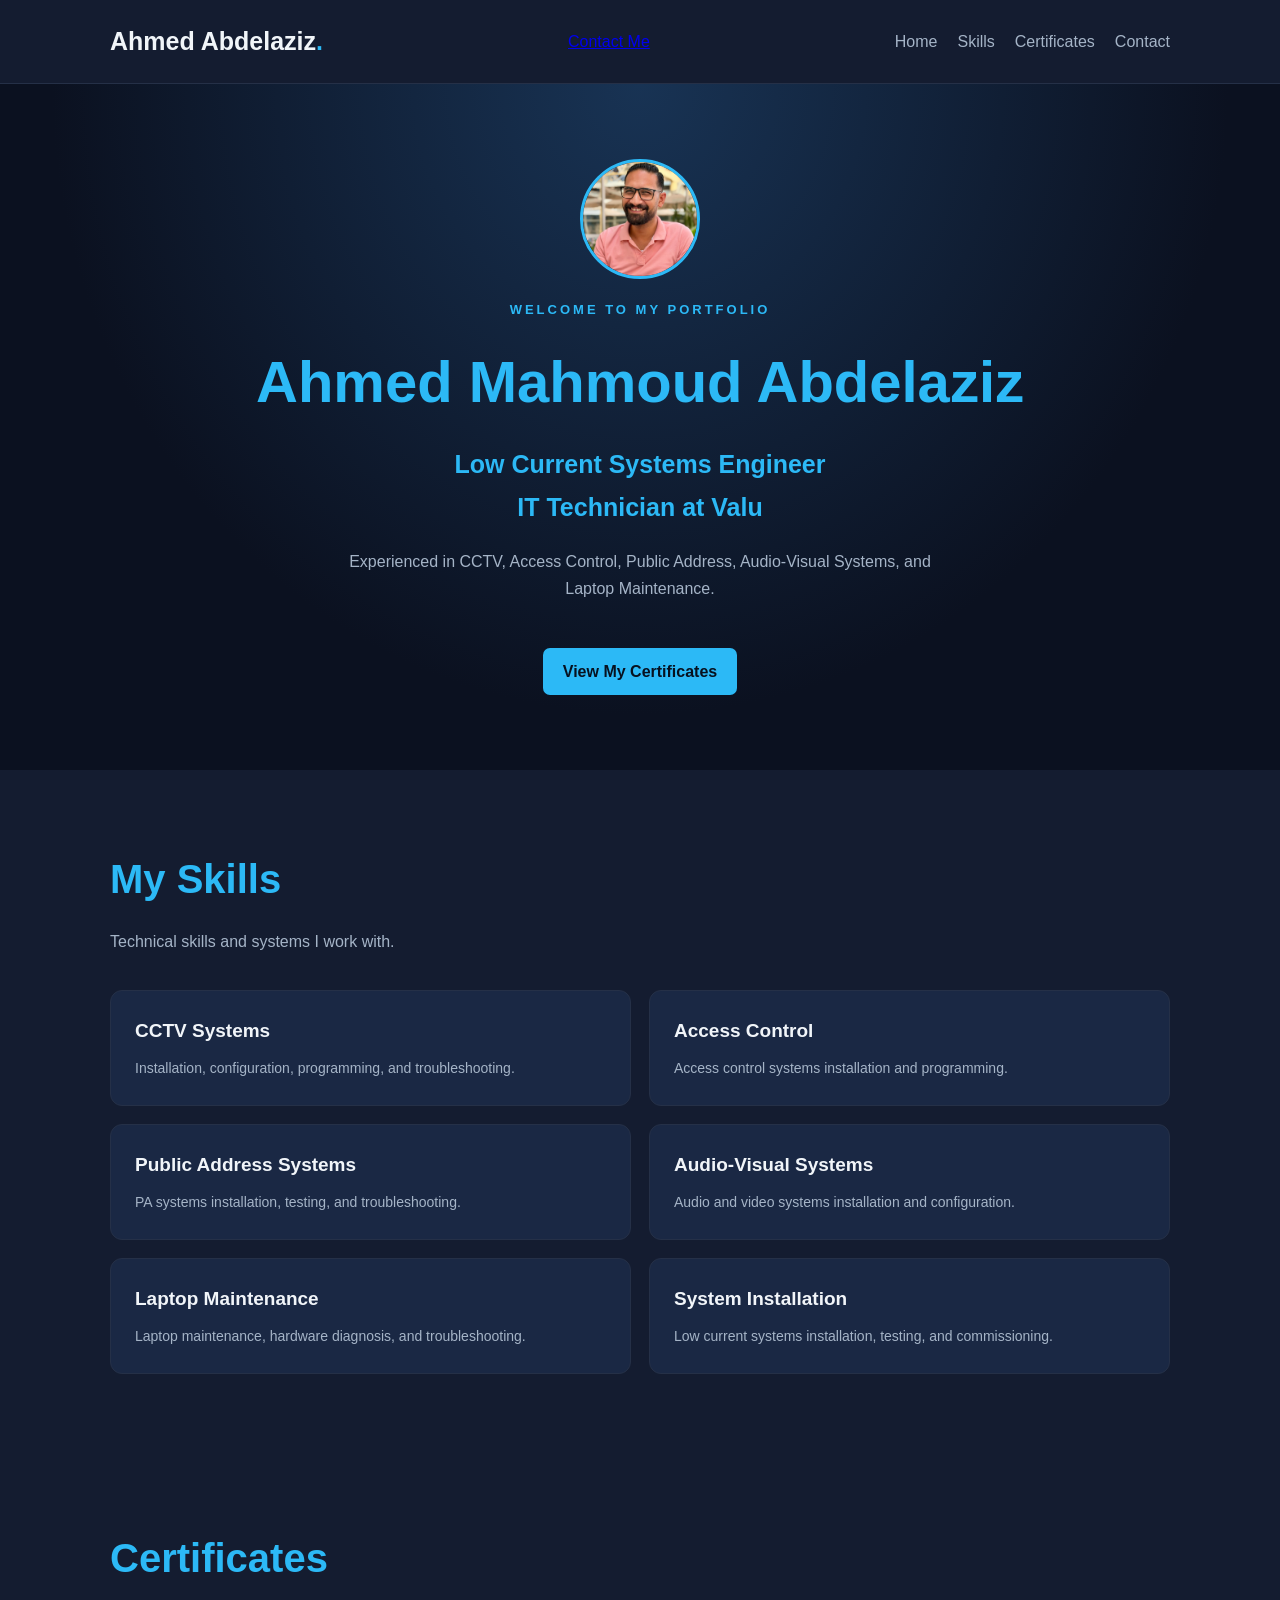
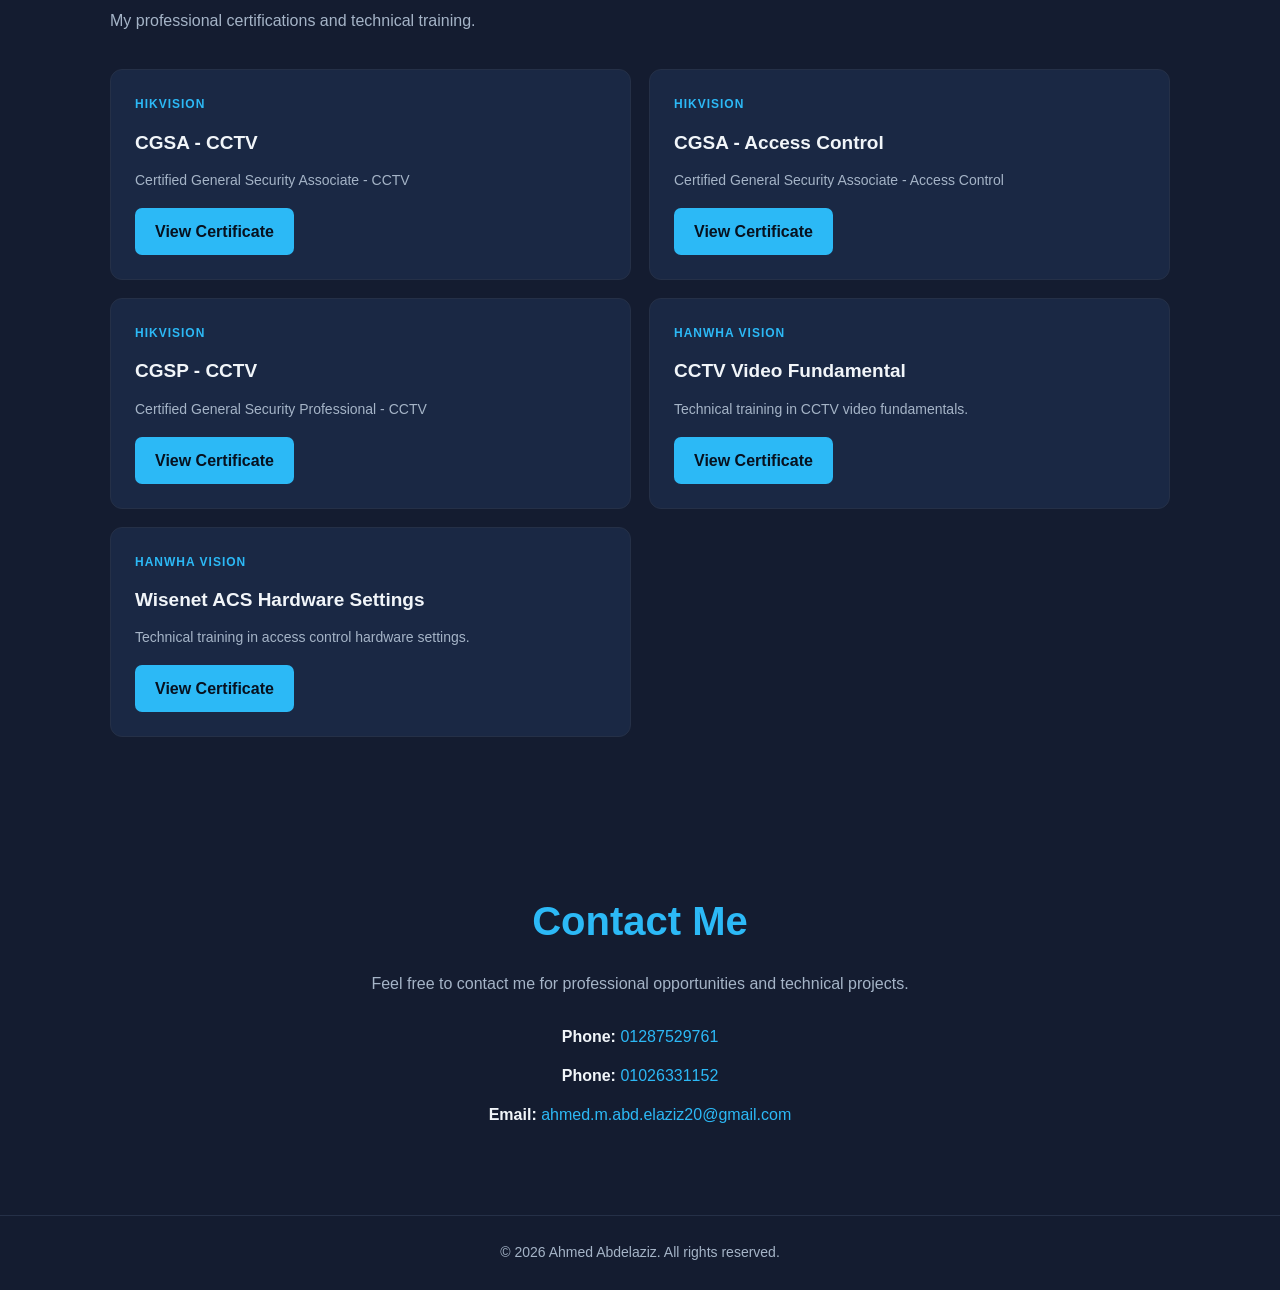
<file: index.html>
<html lang="en">

<head>
    <meta charset="UTF-8">
    <meta name="viewport" content="width=device-width, initial-scale=1.0">
    <meta name="description" content="Ahmed Abdelaziz - Low Current Systems Engineer Portfolio">
    <title>Ahmed Abdelaziz | Portfolio</title>
    <link rel="stylesheet" href="style.css">
</head>

<body>


    <header>
        <nav class="navbar">
            <a href="#home" class="logo">Ahmed Abdelaziz<span>.</span></a>
            <a href="contact.html">Contact Me</a>
            <div class="nav-links">
                <a href="#home">Home</a>
                <a href="#skills">Skills</a>
                <a href="#certificates">Certificates</a>
                <a href="#contact">Contact</a>
            </div>
        </nav>
    </header>

    <!-- Home Section -->
    <section id="home" class="hero">

        <img src="images/ahmed.jpeg" alt="Ahmed Abdelaziz" class="profile-img">

        <p class="eyebrow">WELCOME TO MY PORTFOLIO</p>

        <h1>Ahmed Mahmoud Abdelaziz</h1>

        <h2>Low Current Systems Engineer</h2>
        <h2> IT Technician at Valu </h2>
        <p class="hero-text">
            Experienced in CCTV, Access Control, Public Address,
            Audio-Visual Systems, and Laptop Maintenance.
        </p>

        <a href="#certificates" class="btn">View My Certificates</a>

    </section>

    <!-- Skills Section -->
    <section id="skills" class="section">

        <h2>My Skills</h2>

        <p class="section-intro">
            Technical skills and systems I work with.
        </p>

        <div class="skills-grid">

            <div class="skill-card">
                <h3>CCTV Systems</h3>
                <p>Installation, configuration, programming, and troubleshooting.</p>
            </div>

            <div class="skill-card">
                <h3>Access Control</h3>
                <p>Access control systems installation and programming.</p>
            </div>

            <div class="skill-card">
                <h3>Public Address Systems</h3>
                <p>PA systems installation, testing, and troubleshooting.</p>
            </div>

            <div class="skill-card">
                <h3>Audio-Visual Systems</h3>
                <p>Audio and video systems installation and configuration.</p>
            </div>

            <div class="skill-card">
                <h3>Laptop Maintenance</h3>
                <p>Laptop maintenance, hardware diagnosis, and troubleshooting.</p>
            </div>

            <div class="skill-card">
                <h3>System Installation</h3>
                <p>Low current systems installation, testing, and commissioning.</p>
            </div>

        </div>
    </section>

    <!-- Certificates Section -->
    <section id="certificates" class="section">

        <h2>Certificates</h2>

        <p class="section-intro">
            My professional certifications and technical training.
        </p>

        <div class="cert-grid">

            <div class="cert-card">
                <span class="cert-tag">HIKVISION</span>
                <h3>CGSA - CCTV</h3>
                <p>Certified General Security Associate - CCTV</p>
                <a href="certificates/CCTV Hik.pdf" target="_blank" rel="noopener noreferrer" class="btn">
                    View Certificate
                </a>
            </div>

            <div class="cert-card">
                <span class="cert-tag">HIKVISION</span>
                <h3>CGSA - Access Control</h3>
                <p>Certified General Security Associate - Access Control</p>
                <a href="certificates/Access Control Hik.pdf" target="_blank" rel="noopener noreferrer" class="btn">
                    View Certificate
                </a>
            </div>

            <div class="cert-card">
                <span class="cert-tag">HIKVISION</span>
                <h3>CGSP - CCTV</h3>
                <p>Certified General Security Professional - CCTV</p>
                <a href="certificates/CCTV HIKVISION.pdf" target="_blank" rel="noopener noreferrer" class="btn">
                    View Certificate
                </a>
            </div>

            <div class="cert-card">
                <span class="cert-tag">HANWHA VISION</span>
                <h3>CCTV Video Fundamental</h3>
                <p>Technical training in CCTV video fundamentals.</p>
                <a href="certificates/CCTV Hanwha.pdf" target="_blank" rel="noopener noreferrer" class="btn">
                    View Certificate
                </a>
            </div>

            <div class="cert-card">
                <span class="cert-tag">HANWHA VISION</span>
                <h3>Wisenet ACS Hardware Settings</h3>
                <p>Technical training in access control hardware settings.</p>
                <a href="certificates/ACS Hanwha.pdf" target="_blank" rel="noopener noreferrer" class="btn">
                    View Certificate
                </a>
            </div>

        </div>
    </section>

    <!-- Contact Section -->
    <section id="contact" class="section contact">

        <h2>Contact Me</h2>

        <p>
            Feel free to contact me for professional opportunities
            and technical projects.
        </p>

        <div class="contact-details">
            <p>
                <strong>Phone:</strong>
                <a href="tel:01287529761">01287529761</a>
            </p>

            <p>
                <strong>Phone:</strong>
                <a href="tel:01026331152">01026331152</a>
            </p>

            <p>
                <strong>Email:</strong>
                <a href="mailto:ahmed.m.abd.elaziz20@gmail.com">
                    ahmed.m.abd.elaziz20@gmail.com
                </a>
            </p>
        </div>

    </section>

    <!-- Footer -->
    <footer>
        <p>&copy; 2026 Ahmed Abdelaziz. All rights reserved.</p>
    </footer>

</body>

</html>
</file>
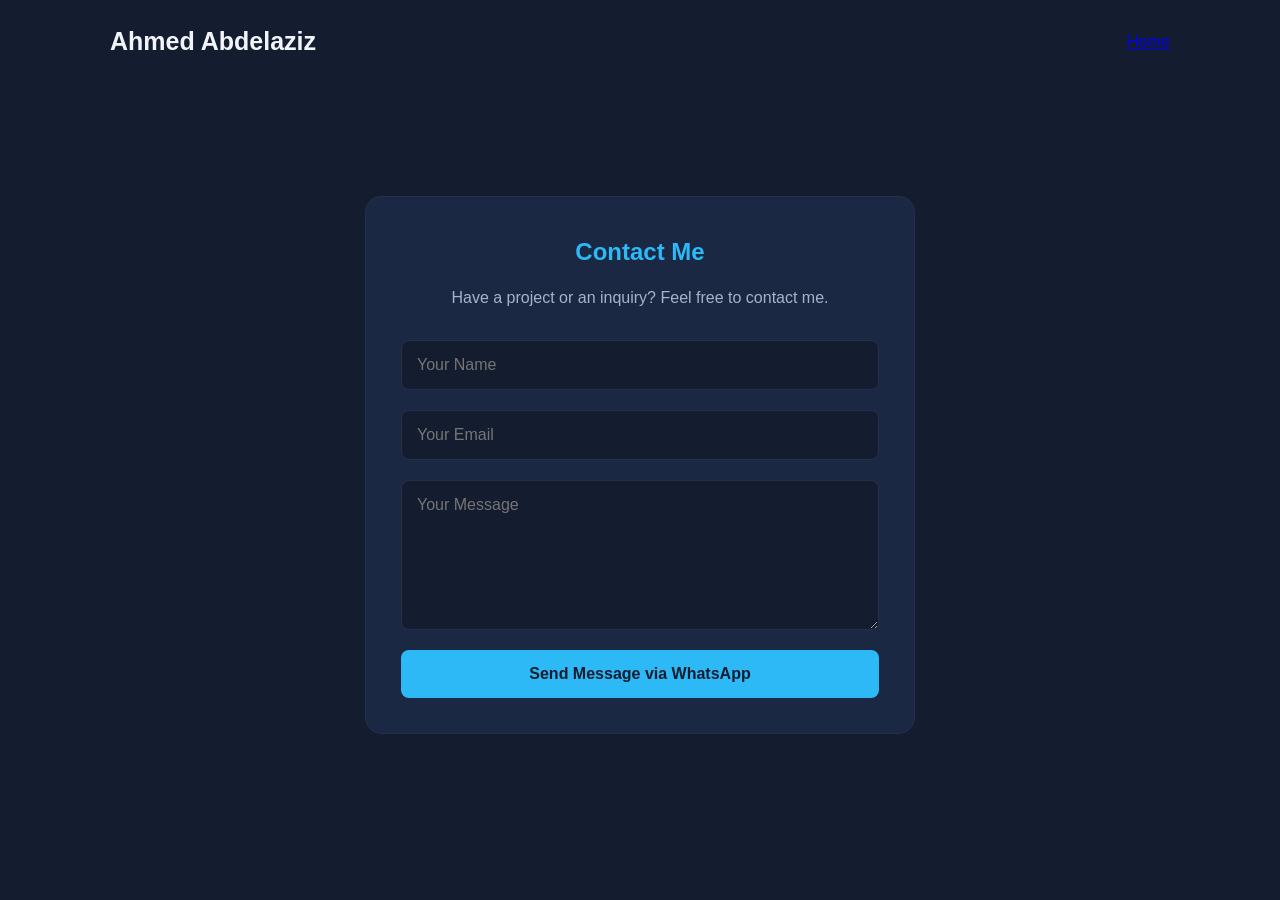
<file: contact.html>
<html lang="en">
<head>
    <meta charset="UTF-8">
    <meta name="viewport" content="width=device-width, initial-scale=1.0">
    <title>Contact Me | Ahmed Abdelaziz</title>

    <link rel="stylesheet" href="style.css">
</head>

<body>

    <nav class="navbar">
        <a href="index.html" class="logo">Ahmed Abdelaziz</a>
        <a href="index.html" class="nav-link">Home</a>
    </nav>

    <section class="contact-section">

        <div class="contact-container">

            <h1>Contact Me</h1>
            <p class="contact-description">
                Have a project or an inquiry? Feel free to contact me.
            </p>

            <form id="contactForm" class="contact-form">

                <input
                    type="text"
                    id="name"
                    placeholder="Your Name"
                    required 
                >

                <input
                    type="email"
                    id="email"
                    placeholder="Your Email"
                    required 
                >

                <textarea
                    id="message"
                    placeholder="Your Message"
                    rows="6"
                    required 
                ></textarea>

                <button type="submit">Send Message via WhatsApp</button>

            </form>

        </div>

    </section>

    <script>
        document.getElementById("contactForm").addEventListener("submit", function(event) {

            event.preventDefault();

            const name = document.getElementById("name").value.trim();
            const email = document.getElementById("email").value.trim();
            const message = document.getElementById("message").value.trim();

            const phone = "201026331152";

            const whatsappMessage =
                "New Contact Message from Portfolio\n\n" +
                "Name: " + name + "\n" +
                "Email: " + email + "\n" +
                "Message: " + message;

            const whatsappURL =
                "https://wa.me/" + phone +
                "?text=" + encodeURIComponent(whatsappMessage);

            window.open(whatsappURL, "_blank");

        });
    </script>

</body>
</html>
</file>
<file: style.css>
* {
    margin: 0;
    padding: 0;
    box-sizing: border-box;
    scroll-behavior: smooth;
}
:root {
    --background: #141c30;
    --surface: #1a2844;
    --primary: #2cb9f6;
    --text: #f1f5f9;
    --muted: #a5b4c7;
    --border: #253047;
}



body {
    font-family: Arial, sans-serif;
    background: var(--background);
    color: var(--text);
    line-height: 1.7;
}

a {
    transition: 0.3s;

}

/* Navigation */
header {
    background: var(--background);
    border-bottom: 1px solid var(--border);
}

.navbar {
    max-width: 1100px;
    margin: auto;
    padding: 20px;
    display: flex;
    justify-content: space-between;
    align-items: center;
    gap: 20px;
}

.logo {
    color: var(--text);
    font-size: 25px;
    font-weight: bold;
    text-decoration: none;
}

.logo span {
    color: var(--primary);
}

.nav-links {
    display: flex;
    flex-wrap: wrap;
    gap: 20px;
}

.nav-links a {
    color: var(--muted);
    text-decoration: none;
}

.nav-links a:hover {
    color: var(--primary);
}

/* Home Section */
.hero {
    min-height: 470px;
    padding: 75px 20px;
    text-align: center;
    display: flex;
    flex-direction: column;
    align-items: center;
    justify-content: center;
    background: radial-gradient(
        ellipse at top,
        #183354 0%,
        #0b1120 65%
    );
}

/* Profile Image */
.profile-img {
    display: block;
    width: 120px;
    height: 120px;
    max-width: 100%;
    object-fit: cover;
    object-position: center;
    border-radius: 50%;
    border: 3px solid var(--primary);
    margin: 0 auto 20px;
}

.eyebrow {
    color: var(--primary);
    letter-spacing: 3px;
    font-size: 13px;
    font-weight: bold;
}

.hero h1 {
    color: var(--primary);
    font-size: clamp(30px, 6vw, 58px);
    margin: 12px 0;
}

.hero h2 {
    color: var(--primary);
    font-size: clamp(18px, 3vw, 25px);
}

.hero-text {
    max-width: 620px;
    color: var(--muted);
    margin: 20px 0 30px;
}

/* Buttons */
.btn {
    display: inline-block;
    background: var(--primary);
    color: #07111f;
    padding: 10px 20px;
    border-radius: 7px;
    text-decoration: none;
    font-weight: bold;
    margin-top: 15px;
}

.btn:hover {
    background: #7dd3fc;
    transform: translateY(-2px);
}

/* Content Sections */
.section {
    max-width: 1100px;
    margin: auto;
    padding: 75px 20px;
    scroll-margin-top: 20px;
}

.section h2 {
    color: var(--primary);
    font-size: clamp(30px, 4vw, 40px);
    margin-bottom: 15px;
}

.section-intro {
    color: var(--muted);
    margin-bottom: 35px;
}

/* Skills and Certificates Grid */
.skills-grid,
.cert-grid {
    display: grid;
    grid-template-columns: repeat(2, minmax(0, 1fr));
    gap: 18px;
    margin-top: 25px;
}

/* Cards */
.skill-card,
.cert-card {
    background: var(--surface);
    border: 1px solid var(--border);
    border-radius: 12px;
    padding: 24px;
    transition: 0.3s;
    overflow-wrap: anywhere;
}

.skill-card:hover,
.cert-card:hover {
    border-color: var(--primary);
    transform: translateY(-4px);
}

.skill-card h3,
.cert-card h3 {
    font-size: 19px;
    margin-bottom: 10px;
}

.skill-card p,
.cert-card p {
    color: var(--muted);
    font-size: 14px;
}

/* Certificate Labels */
.cert-tag {
    display: inline-block;
    color: var(--primary);
    font-size: 12px;
    font-weight: bold;
    letter-spacing: 1px;
    margin-bottom: 12px;
}

/* Contact */
.contact {
    text-align: center;
}

.contact > p {
    color: var(--muted);
    margin-bottom: 25px;
}

.contact-details p {
    margin-bottom: 12px;
    overflow-wrap: anywhere;
}

.contact-details a {
    color: var(--primary);
    text-decoration: none;
}

.contact-details a:hover {
    text-decoration: underline;
}

/* Footer */
footer {
    text-align: center;
    padding: 25px 15px;
    border-top: 1px solid var(--border);
    color: var(--muted);
    font-size: 14px;
}

/* Mobile Responsive Design */
@media (max-width: 650px) {
    .navbar {
        flex-direction: column;
    }

    .nav-links {
        justify-content: center;
        gap: 12px;
    }

    .nav-links a {
        font-size: 14px;
    }

    .hero {
        padding: 60px 20px;
    }

    .profile-img {
        width: 100px;
        height: 100px;
    }

    .skills-grid,
    .cert-grid {
        grid-template-columns: 1fr;
    }

    .section {
        padding: 50px 20px;
    }
}


/* Contact Page */

.contact-section {
    width: 100%;
    min-height: 85vh;
    display: flex;
    justify-content: center;
    align-items: center;
    padding: 60px 20px;
    box-sizing: border-box;
    background: var(--background);
}

.contact-container {
    width: 100%;
    max-width: 550px;
    margin: auto;
    padding: 35px;
    box-sizing: border-box;
    background: var(--surface);
    border: 1px solid var(--border);
    border-radius: 16px;
}

.contact-container h1 {
    color: var(--primary);
    text-align: center;
    margin-bottom: 12px;
}

.contact-description {
    color: var(--muted);
    text-align: center;
    margin-bottom: 30px;
    line-height: 1.6;
}

.contact-form {
    display: flex;
    flex-direction: column;
    align-items: stretch;
    width: 100%;
    gap: 20px;
}

.contact-form input,
.contact-form textarea {
    display: block;
    width: 100%;
    min-width: 0;
    box-sizing: border-box;
    padding: 15px;
    margin: 0;
    background: var(--background);
    color: var(--text);
    border: 1px solid var(--border);
    border-radius: 8px;
    font-size: 16px;
    font-family: inherit;
}

.contact-form textarea {
    min-height: 150px;
    resize: vertical;
}

.contact-form button {
    display: block;
    width: 100%;
    padding: 15px;
    margin: 0;
    background: var(--primary);
    color: #141c30;
    border: none;
    border-radius: 8px;
    font-size: 16px;
    font-weight: bold;
    cursor: pointer;
}

.contact-form button:hover {
    background: #7dd3fc;
}

@media (max-width: 600px) {
    .contact-container {
        padding: 22px;
}

/* Force Contact Form Vertical Layout */

#contactForm {
    display: flex !important;
    flex-direction: column !important;
    flex-wrap: nowrap !important;
    align-items: stretch !important;
    gap: 20px !important;
    width: 100% !important;
}

#contactForm input,
#contactForm textarea,
#contactForm button {
    display: block !important;
    width: 100% !important;
    max-width: 100% !important;
    flex: none !important;
    box-sizing: border-box !important;
    margin: 0 !important;
}
</file>
